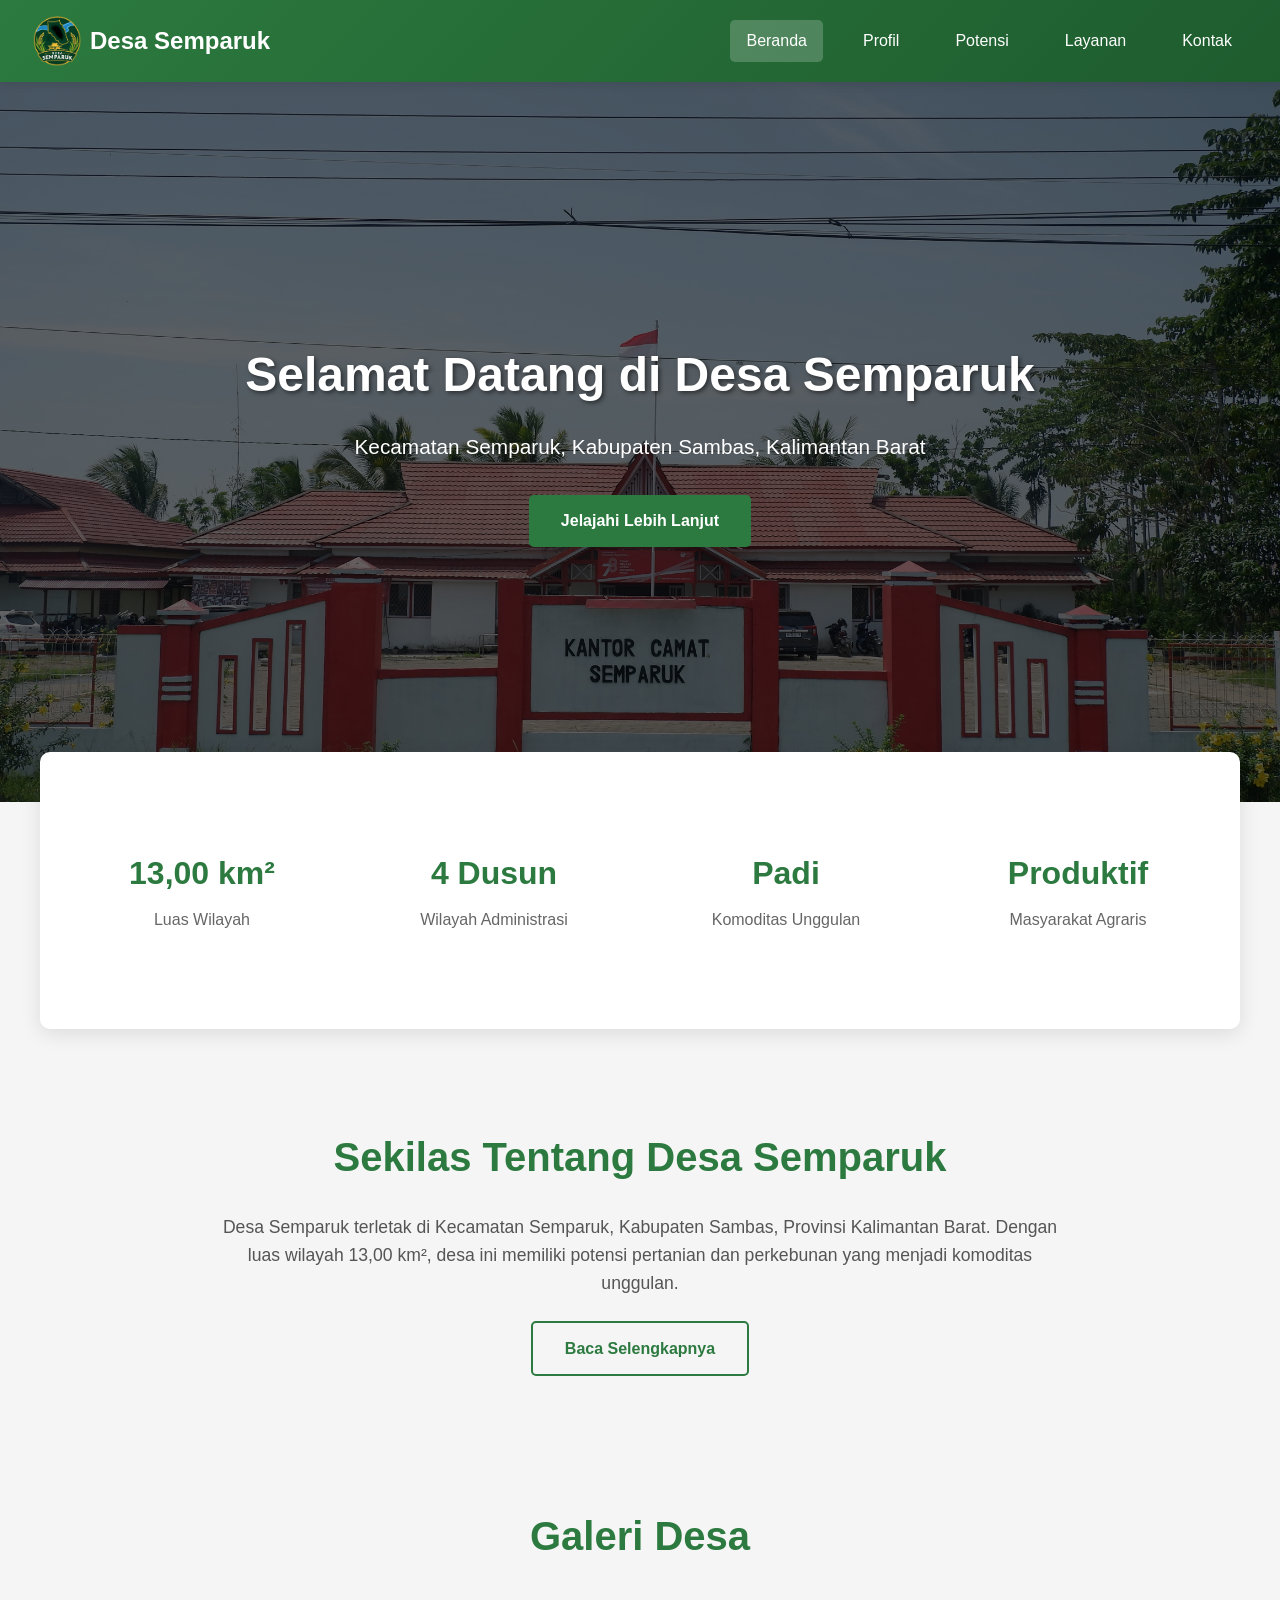
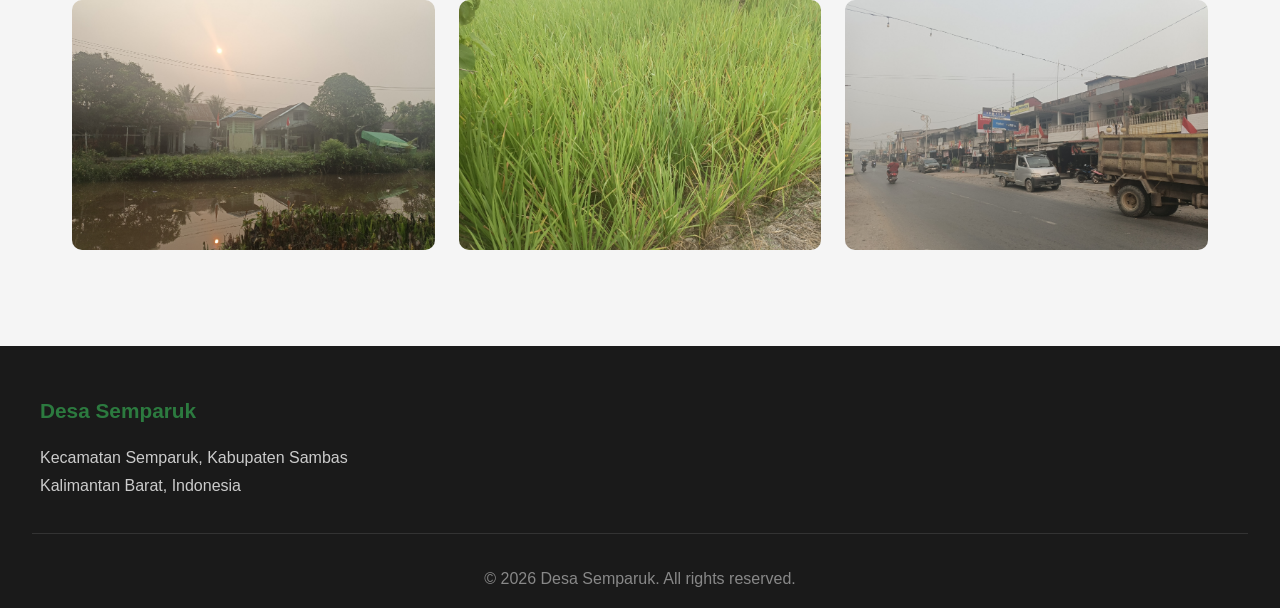
<file: index.html>
<!DOCTYPE html>
<html lang="id">
<head>
  <meta charset="UTF-8" />
  <meta name="viewport" content="width=device-width, initial-scale=1.0"/>
  <meta name="description" content="Website Desa Semparuk, Kecamatan Semparuk, Kabupaten Sambas, Kalimantan Barat"/>
  <title>Desa Semparuk – Profil, Potensi, dan Informasi Desa</title>

<meta name="description" content="Website Desa Semparuk yang menyediakan informasi profil, potensi, layanan, dan berbagai informasi tentang Desa Semparuk.">

<meta name="robots" content="index, follow">

<link rel="canonical" href="https://desasemparuk.site.je/">
  <link rel="stylesheet" href="style.css" />
</head>
<body>
  <header>
    <div class="logo">
      <img src="4447-removebg-preview.png" alt="Logo" class="logo-img"/>
      <span>Desa Semparuk</span>
    </div>
    <nav>
      <a href="index.html" class="active">Beranda</a>
      <a href="profil.html">Profil</a>
      <a href="potensi.html">Potensi</a>
      <a href="layanan.html">Layanan</a>
      <a href="kontak.html">Kontak</a>
    </nav>
    <button class="menu-toggle" id="menuToggle">☰</button>
  </header>

  <section class="hero">
    <div class="hero-content">
      <h1>Selamat Datang di Desa Semparuk</h1>
      <p>Kecamatan Semparuk, Kabupaten Sambas, Kalimantan Barat</p>
      <a href="profil.html" class="btn">Jelajahi Lebih Lanjut</a>
    </div>
  </section>

  <section class="stats">
    <div class="stat-card">
      <h3> 13,00 km²</h3>
      <p>Luas Wilayah</p>
    </div>
    <div class="stat-card">
      <h3>4 Dusun</h3>
      <p>Wilayah Administrasi</p>
    </div>
    <div class="stat-card">
      <h3>Padi</h3>
      <p>Komoditas Unggulan</p>
    </div>
    <div class="stat-card">
  <h3>Produktif</h3>
  <p>Masyarakat Agraris</p>
</div>
  </section>

  <section class="intro">
    <h2>Sekilas Tentang Desa Semparuk</h2>
    <p>Desa Semparuk terletak di Kecamatan Semparuk, Kabupaten Sambas, Provinsi Kalimantan Barat. Dengan luas wilayah  13,00 km², desa ini memiliki potensi pertanian dan perkebunan yang menjadi komoditas unggulan.</p>
    <a href="profil.html" class="btn btn-secondary">Baca Selengkapnya</a>
  </section>

  <section class="gallery">
    <h2>Galeri Desa</h2>
    <div class="gallery-grid">
      <img src="IMG_20260830_070207_433.jpg" alt="Suasana Lorong"/>
      <img src="IMG_20260830_064853_852.jpg" alt="Padi"/>
      <img src="IMG_20260830_070400_367.jpg" alt="Pasar Semparuk"/>
    </div>
  </section>

  <footer>
    <div class="footer-content">
      <div class="footer-section">
        <h3>Desa Semparuk</h3>
        <p>Kecamatan Semparuk, Kabupaten Sambas<br/>Kalimantan Barat, Indonesia</p>
      </div>
    </div>
    <div class="footer-bottom">
      <p>&copy; 2026 Desa Semparuk. All rights reserved.</p>
    </div>
  </footer>

  <script src="script.js"></script>
</body>
</html>
</file>
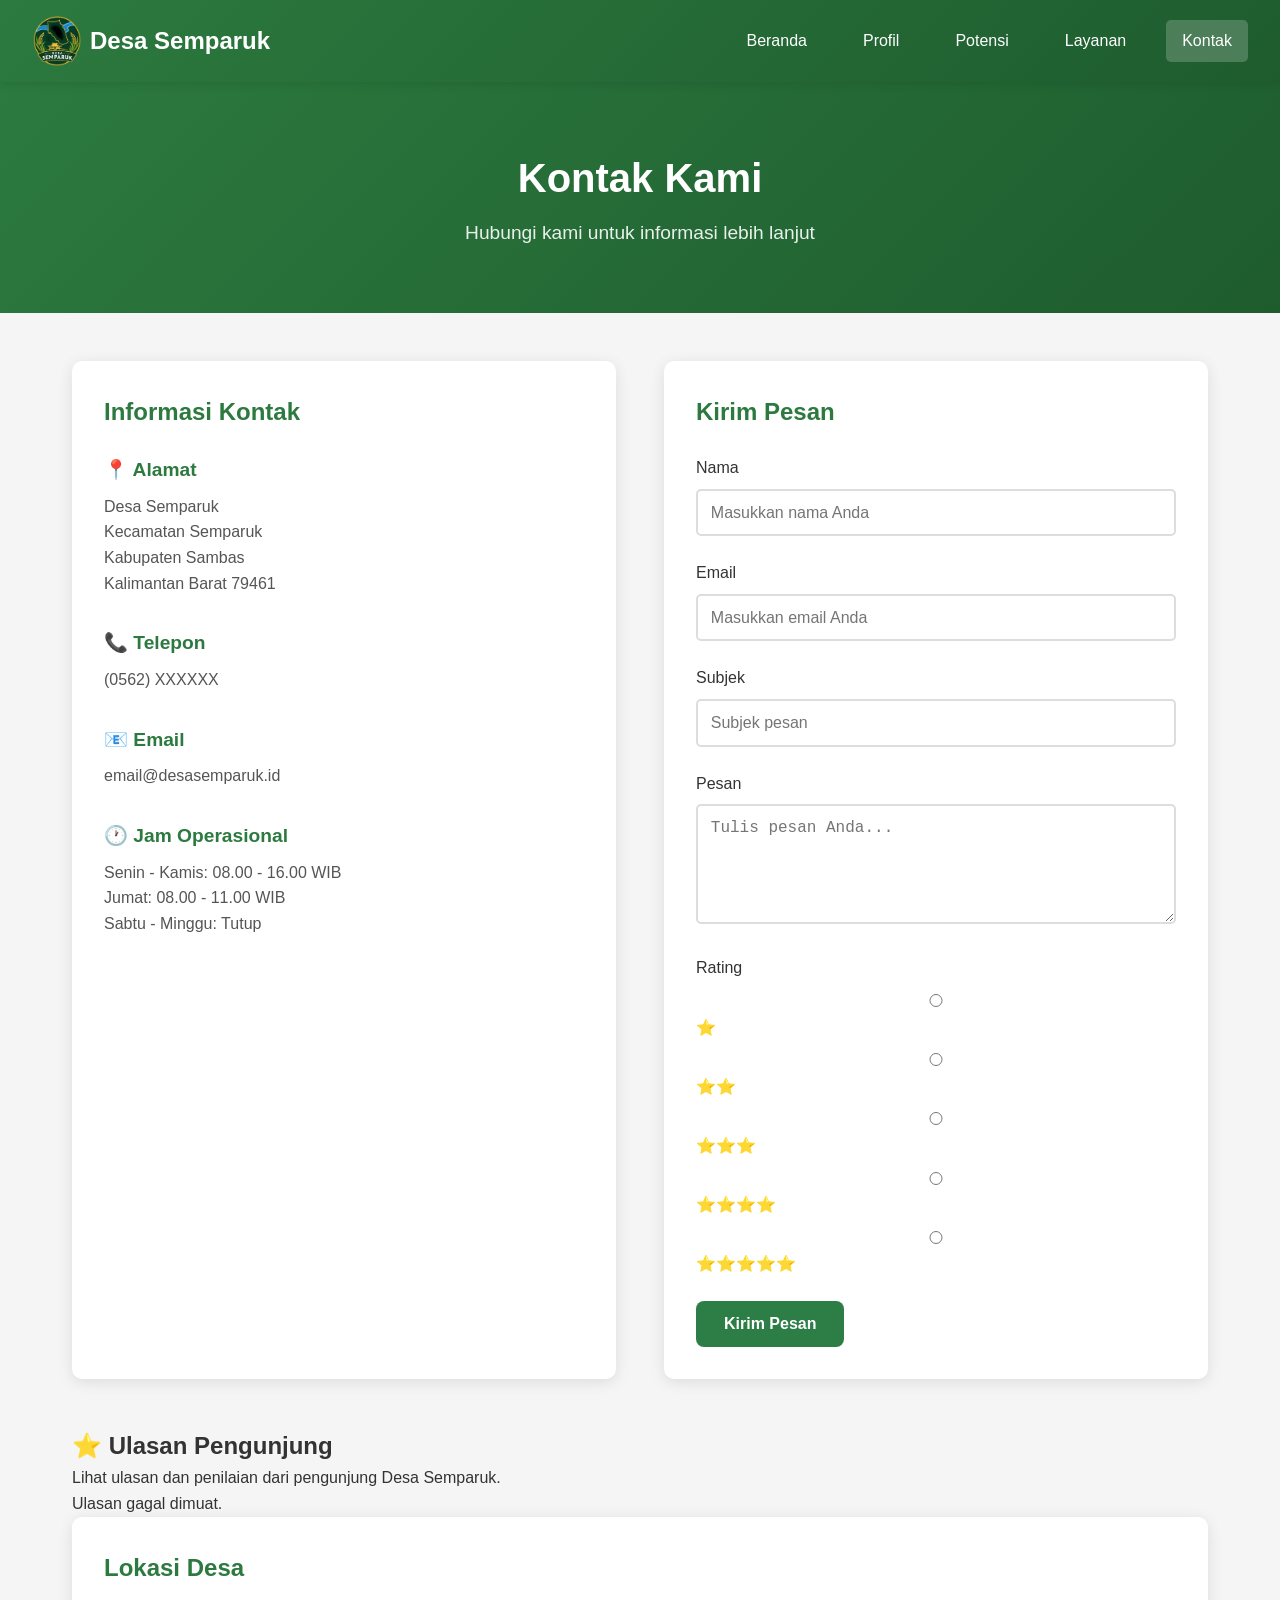
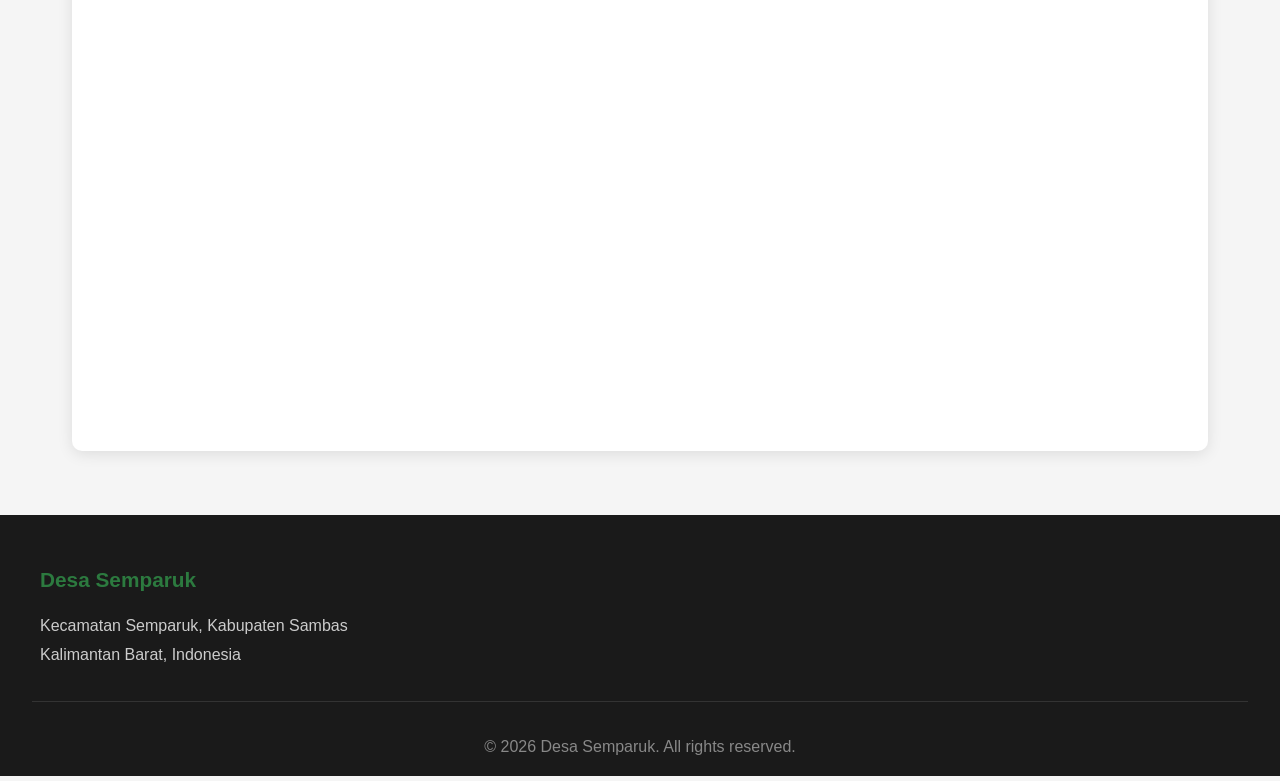
<file: kontak.html>
<!DOCTYPE html>
<html lang="id">

<head>
  <meta charset="UTF-8" />
  <meta name="viewport" content="width=device-width, initial-scale=1.0" />
  <title>Kontak Desa Semparuk – Hubungi Kami</title>
<meta name="description" content="Halaman kontak dan informasi untuk menghubungi Desa Semparuk.">
  <link rel="stylesheet" href="style.css" />
</head>

<body>

  <!-- ===== HEADER ===== -->
  <header>
    <div class="logo">
      <img
        src="4447-removebg-preview.png"
        alt="Logo Desa Semparuk"
        class="logo-img"
      />
      <span>Desa Semparuk</span>
    </div>

    <nav>
      <a href="index.html">Beranda</a>
      <a href="profil.html">Profil</a>
      <a href="potensi.html">Potensi</a>
      <a href="layanan.html">Layanan</a>
      <a href="kontak.html" class="active">Kontak</a>
    </nav>

    <button class="menu-toggle" id="menuToggle">☰</button>
  </header>


  <!-- ===== PAGE HEADER ===== -->
  <section class="page-header">
    <h1>Kontak Kami</h1>
    <p>Hubungi kami untuk informasi lebih lanjut</p>
  </section>


  <!-- ===== CONTENT ===== -->
  <section class="content">

    <div class="kontak-wrapper">

      <!-- ===== INFORMASI KONTAK ===== -->
      <div class="kontak-info">

        <h2>Informasi Kontak</h2>

        <div class="info-item">
          <h3>📍 Alamat</h3>
          <p>
            Desa Semparuk<br />
            Kecamatan Semparuk<br />
            Kabupaten Sambas<br />
            Kalimantan Barat 79461
          </p>
        </div>

        <div class="info-item">
          <h3>📞 Telepon</h3>
          <p>(0562) XXXXXX</p>
        </div>

        <div class="info-item">
          <h3>📧 Email</h3>
          <p>email@desasemparuk.id</p>
        </div>

        <div class="info-item">
          <h3>🕐 Jam Operasional</h3>
          <p>
            Senin - Kamis: 08.00 - 16.00 WIB<br />
            Jumat: 08.00 - 11.00 WIB<br />
            Sabtu - Minggu: Tutup
          </p>
        </div>

      </div>


      <!-- ===== FORM KONTAK ===== -->
      <div class="kontak-form">

        <h2>Kirim Pesan</h2>

        <form id="contactForm">

          <div class="form-group">
            <label for="nama">Nama</label>

            <input
              type="text"
              id="nama"
              name="nama"
              placeholder="Masukkan nama Anda"
              required
            />
          </div>


          <div class="form-group">
            <label for="email">Email</label>

            <input
              type="email"
              id="email"
              name="email"
              placeholder="Masukkan email Anda"
              required
            />
          </div>


          <div class="form-group">
            <label for="subjek">Subjek</label>

            <input
              type="text"
              id="subjek"
              name="subjek"
              placeholder="Subjek pesan"
              required
            />
          </div>


          <div class="form-group">
            <label for="pesan">Pesan</label>

            <textarea
              id="pesan"
              name="pesan"
              rows="5"
              placeholder="Tulis pesan Anda..."
              required
            ></textarea>
          </div>


          <!-- ===== RATING ===== -->
          <div class="form-group">

            <label>Rating</label>

            <div class="rating-input">

              <label>
                <input
                  type="radio"
                  name="rating"
                  value="1"
                  required
                />
                ⭐
              </label>

              <label>
                <input
                  type="radio"
                  name="rating"
                  value="2"
                />
                ⭐⭐
              </label>

              <label>
                <input
                  type="radio"
                  name="rating"
                  value="3"
                />
                ⭐⭐⭐
              </label>

              <label>
                <input
                  type="radio"
                  name="rating"
                  value="4"
                />
                ⭐⭐⭐⭐
              </label>

              <label>
                <input
                  type="radio"
                  name="rating"
                  value="5"
                />
                ⭐⭐⭐⭐⭐
              </label>

            </div>

          </div>


          <button type="submit" class="btn">
            Kirim Pesan
          </button>

        </form>

      </div>

    </div>


    <!-- ===== ULASAN PENGUNJUNG ===== -->

    <div class="ulasan-section">

      <h2>⭐ Ulasan Pengunjung</h2>

      <p class="ulasan-intro">
        Lihat ulasan dan penilaian dari pengunjung Desa Semparuk.
      </p>

      <div id="ulasanContainer">

        <p id="loadingUlasan">
          Memuat ulasan...
        </p>

        <div id="daftarUlasan"></div>

      </div>

    </div>


    <!-- ===== LOKASI DESA ===== -->

    <div class="map-section">

      <h2>Lokasi Desa</h2>

      <div class="map-container">

        <iframe
          src="https://www.google.com/maps/embed?pb=!1m18!1m12!1m3!1d18974.86491471189!2d109.10151152522246!3d1.1787715364190103!2m3!1f0!2f0!3f0!3m2!1i1024!2i768!4f13.1!3m3!1m2!1s0x31e49df1788b9505%3A0x7a98b74405d9af21!2sKec.%20Semparuk%2C%20Kabupaten%20Sambas%2C%20Kalimantan%20Barat!5e0!3m2!1sid!2sid!4v1787822150719!5m2!1sid!2sid"
          width="100%"
          height="400"
          style="border:0;"
          allowfullscreen
          loading="lazy"
          referrerpolicy="strict-origin-when-cross-origin">
        </iframe>

      </div>

    </div>

  </section>


  <!-- ===== FOOTER ===== -->

  <footer>

    <div class="footer-content">

      <div class="footer-section">

        <h3>Desa Semparuk</h3>

        <p>
          Kecamatan Semparuk, Kabupaten Sambas<br />
          Kalimantan Barat, Indonesia
        </p>

      </div>

    </div>

    <div class="footer-bottom">

      <p>
        &copy; 2026 Desa Semparuk. All rights reserved.
      </p>

    </div>

  </footer>


  <!-- ===== JAVASCRIPT ===== -->

  <script src="script.js"></script>

</body>
</html>
</file>
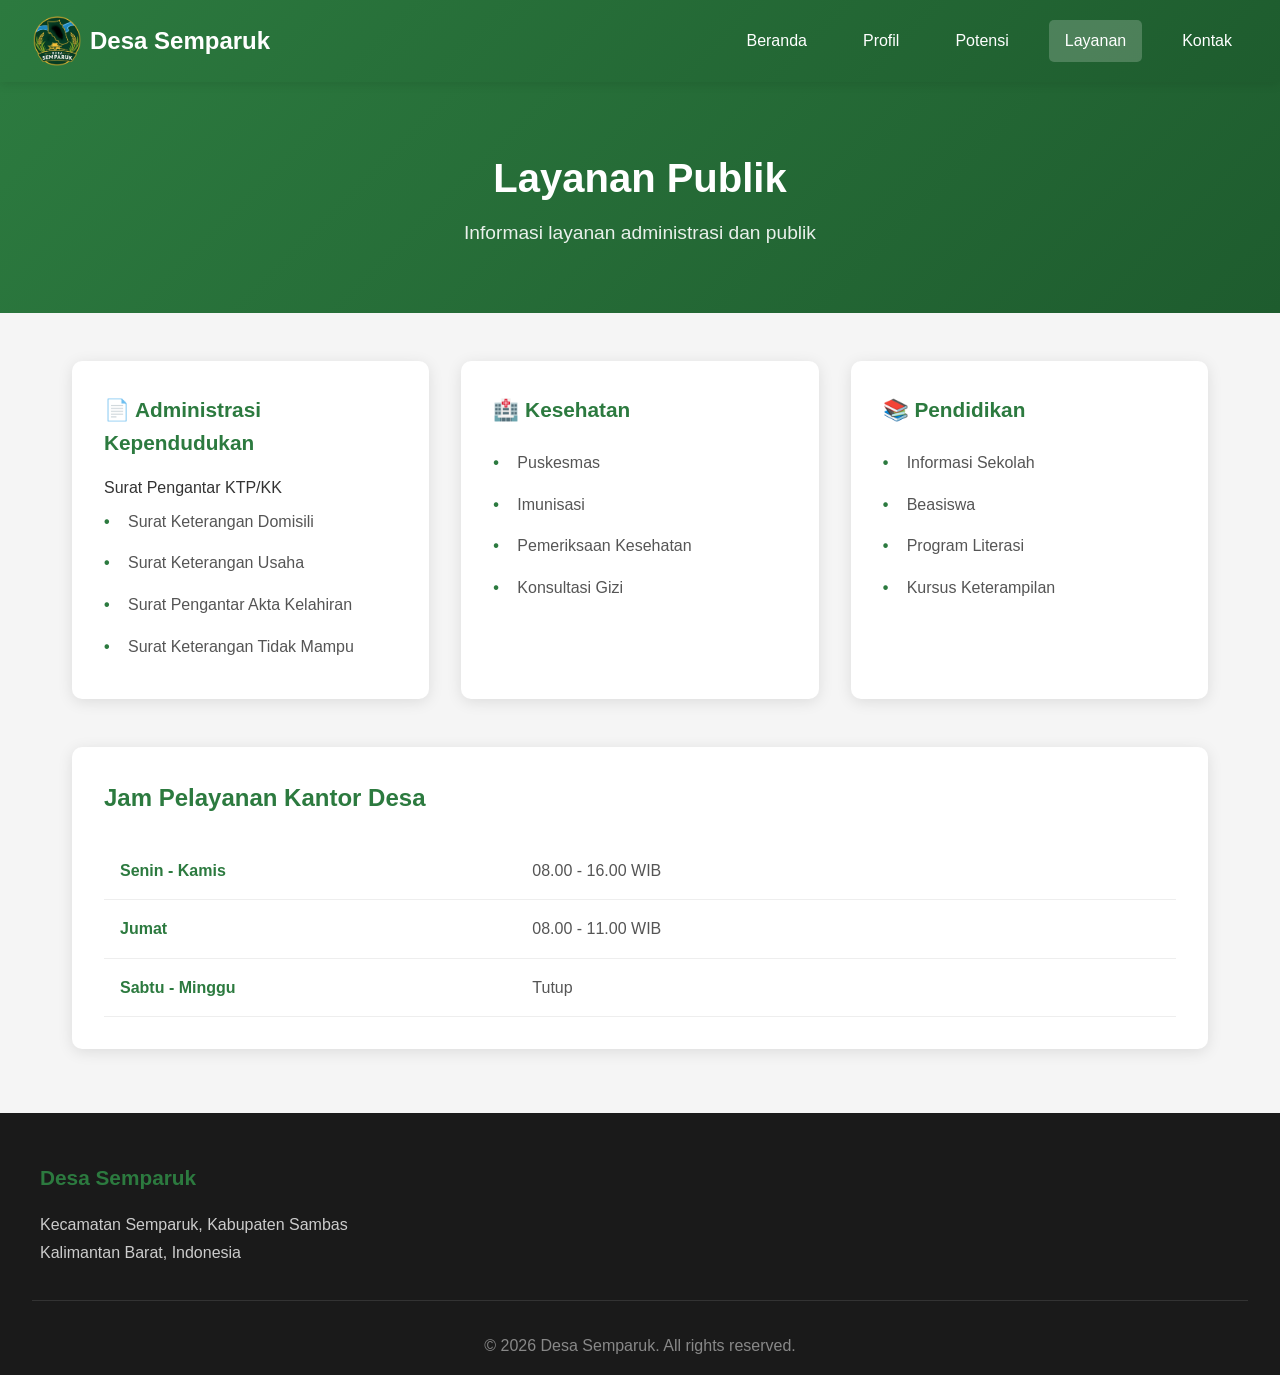
<file: layanan.html>
<!DOCTYPE html>
<html lang="id">
<head>
  <meta charset="UTF-8" />
  <meta name="viewport" content="width=device-width, initial-scale=1.0"/>
  <title>Layanan Desa Semparuk – Informasi Pelayanan</title>
<meta name="description" content="Informasi layanan dan pelayanan Desa Semparuk.">
  <link rel="stylesheet" href="style.css" />
</head>
<body>
  <header>
    <div class="logo">
      <img src="4447-removebg-preview.png" alt="Logo Desa Semparuk" class="logo-img"/>
      <span>Desa Semparuk</span>
    </div>
    <nav>
      <a href="index.html">Beranda</a>
      <a href="profil.html">Profil</a>
      <a href="potensi.html">Potensi</a>
      <a href="layanan.html" class="active">Layanan</a>
      <a href="kontak.html">Kontak</a>
    </nav>
    <button class="menu-toggle" id="menuToggle">☰</button>
  </header>

  <section class="page-header">
    <h1>Layanan Publik</h1>
    <p>Informasi layanan administrasi dan publik</p>
  </section>

  <section class="content">
    <div class="layanan-grid">
      <div class="layanan-card">
        <h3>📄 Administrasi Kependudukan</h3>
        <ul>
          <pembuatan>Surat Pengantar KTP/KK</pembuatan>
          <li>Surat Keterangan Domisili</li>
          <li>Surat Keterangan Usaha</li>
          <li>Surat Pengantar Akta Kelahiran</li>
          <li>Surat Keterangan Tidak Mampu</li>
        </ul>
      </div>

      <div class="layanan-card">
        <h3>🏥 Kesehatan</h3>
        <ul>
          <li>Puskesmas</li>
          <li>Imunisasi</li>
          <li>Pemeriksaan Kesehatan</li>
          <li>Konsultasi Gizi</li>
        </ul>
      </div>

      <div class="layanan-card">
        <h3>📚 Pendidikan</h3>
        <ul>
          <li>Informasi Sekolah</li>
          <li>Beasiswa</li>
          <li>Program Literasi</li>
          <li>Kursus Keterampilan</li>
        </ul>
      </div>
    </div>

    <div class="jam-layanan">
      <h2>Jam Pelayanan Kantor Desa</h2>
      <table class="data-table">
        <tr>
          <td>Senin - Kamis</td>
          <td>08.00 - 16.00 WIB</td>
        </tr>
        <tr>
          <td>Jumat</td>
          <td>08.00 - 11.00 WIB</td>
        </tr>
        <tr>
          <td>Sabtu - Minggu</td>
          <td>Tutup</td>
        </tr>
      </table>
    </div>
  </section>

  <footer>
    <div class="footer-content">
      <div class="footer-section">
        <h3>Desa Semparuk</h3>
        <p>Kecamatan Semparuk, Kabupaten Sambas<br/>Kalimantan Barat, Indonesia</p>
      </div>
    </div>
    <div class="footer-bottom">
      <p>&copy; 2026 Desa Semparuk. All rights reserved.</p>
    </div>
  </footer>

  <script src="script.js"></script>
</body>
</html>
</file>
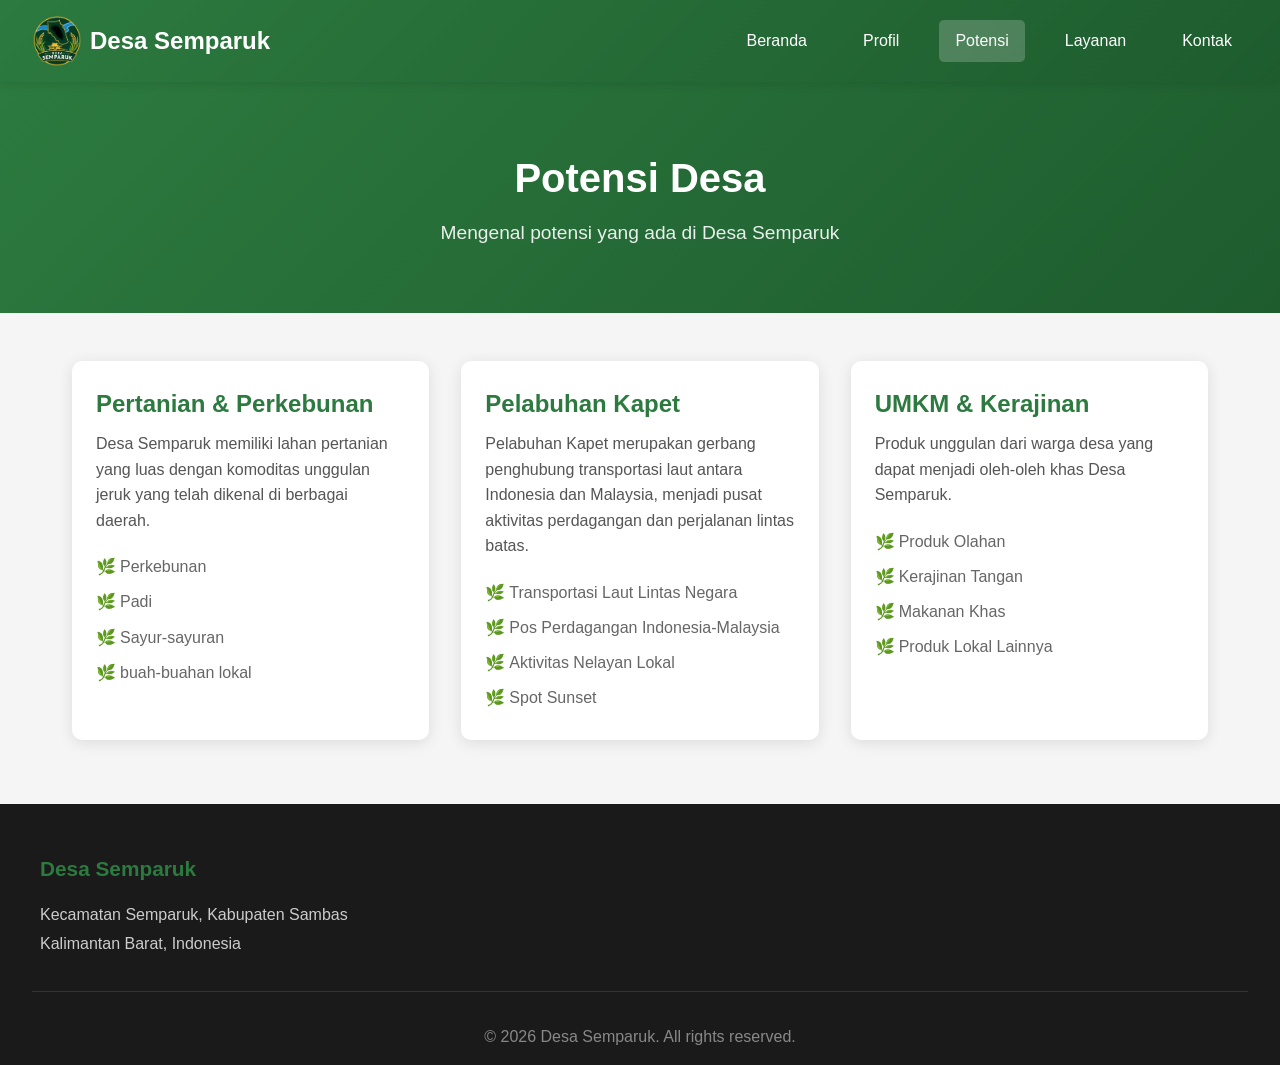
<file: potensi.html>
<!DOCTYPE html>
<html lang="id">
<head>
  <meta charset="UTF-8" />
  <meta name="viewport" content="width=device-width, initial-scale=1.0"/>
  <title>Potensi Desa Semparuk – Informasi Potensi Desa</title>
<meta name="description" content="Informasi berbagai potensi yang dimiliki Desa Semparuk.">
  <link rel="stylesheet" href="style.css" />
</head>
<body>
  <header>
    <div class="logo">
      <img src="4447-removebg-preview.png" alt="Logo Desa Semparuk" class="logo-img"/>
      <span>Desa Semparuk</span>
    </div>
    <nav>
      <a href="index.html">Beranda</a>
      <a href="profil.html">Profil</a>
      <a href="potensi.html" class="active">Potensi</a>
      <a href="layanan.html">Layanan</a>
      <a href="kontak.html">Kontak</a>
    </nav>
    <button class="menu-toggle" id="menuToggle">☰</button>
  </header>

  <section class="page-header">
    <h1>Potensi Desa</h1>
    <p>Mengenal potensi yang ada di Desa Semparuk</p>
  </section>

  <section class="content">
    <div class="potensi-grid">
      <div class="potensi-card">
        <h3>Pertanian & Perkebunan</h3>
        <p>Desa Semparuk memiliki lahan pertanian yang luas dengan komoditas unggulan jeruk yang telah dikenal di berbagai daerah.</p>
        <ul>
          <li>Perkebunan</li>
          <li>Padi</li>
          <li>Sayur-sayuran</li>
          <li>buah-buahan lokal</li>
        </ul>
      </div>

    <div class="potensi-card">
  <h3>Pelabuhan Kapet</h3>
  <p>Pelabuhan Kapet merupakan gerbang penghubung transportasi laut antara Indonesia dan Malaysia, menjadi pusat aktivitas perdagangan dan perjalanan lintas batas.</p>
  <ul>
    <li>Transportasi Laut Lintas Negara</li>
    <li>Pos Perdagangan Indonesia-Malaysia</li>
    <li>Aktivitas Nelayan Lokal</li>
    <li>Spot Sunset</li>
  </ul>
</div>

      <div class="potensi-card">
        <h3>UMKM & Kerajinan</h3>
        <p>Produk unggulan dari warga desa yang dapat menjadi oleh-oleh khas Desa Semparuk.</p>
        <ul>
          <li>Produk Olahan</li>
          <li>Kerajinan Tangan</li>
          <li>Makanan Khas</li>
          <li>Produk Lokal Lainnya</li>
        </ul>
      </div>
  </section>

  <footer>
    <div class="footer-content">
      <div class="footer-section">
        <h3>Desa Semparuk</h3>
        <p>Kecamatan Semparuk, Kabupaten Sambas<br/>Kalimantan Barat, Indonesia</p>
      </div>
    </div>
    <div class="footer-bottom">
      <p>&copy; 2026 Desa Semparuk. All rights reserved.</p>
    </div>
  </footer>

  <script src="script.js"></script>
</body>
</html>
</file>
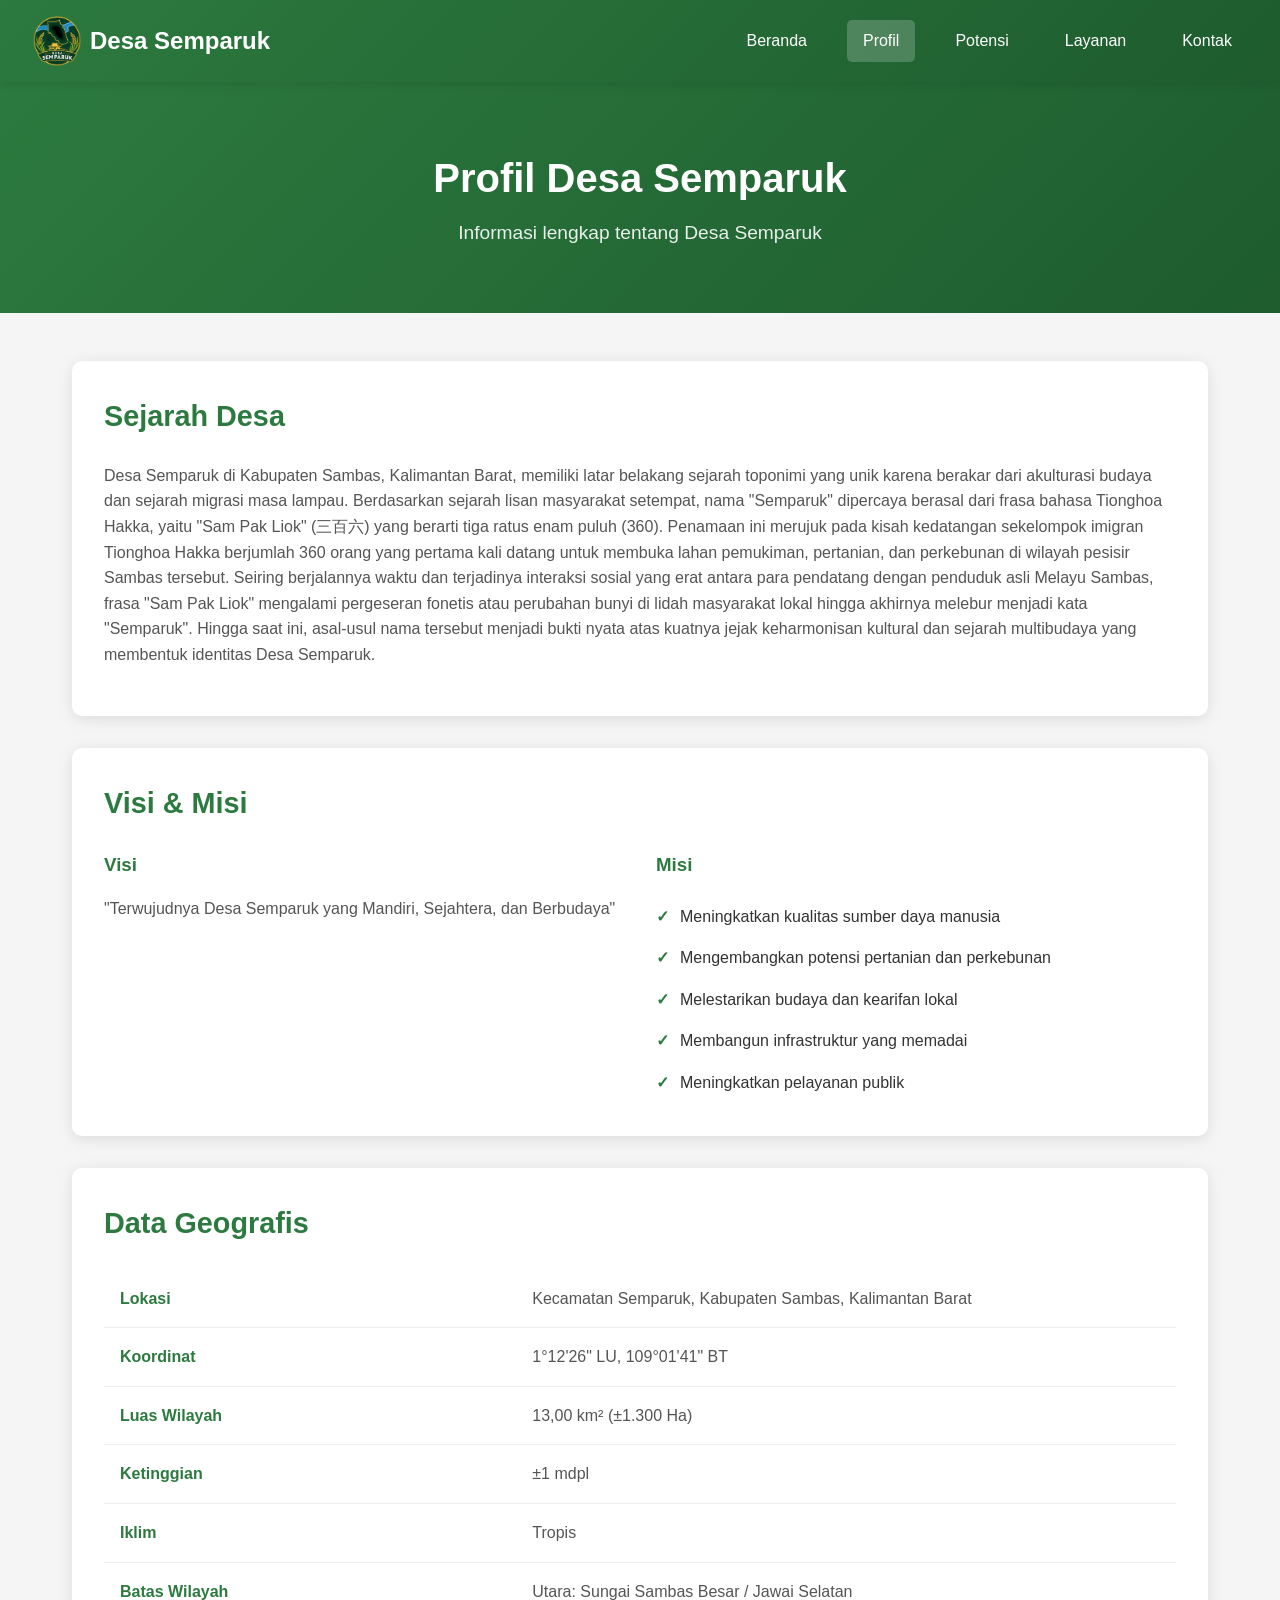
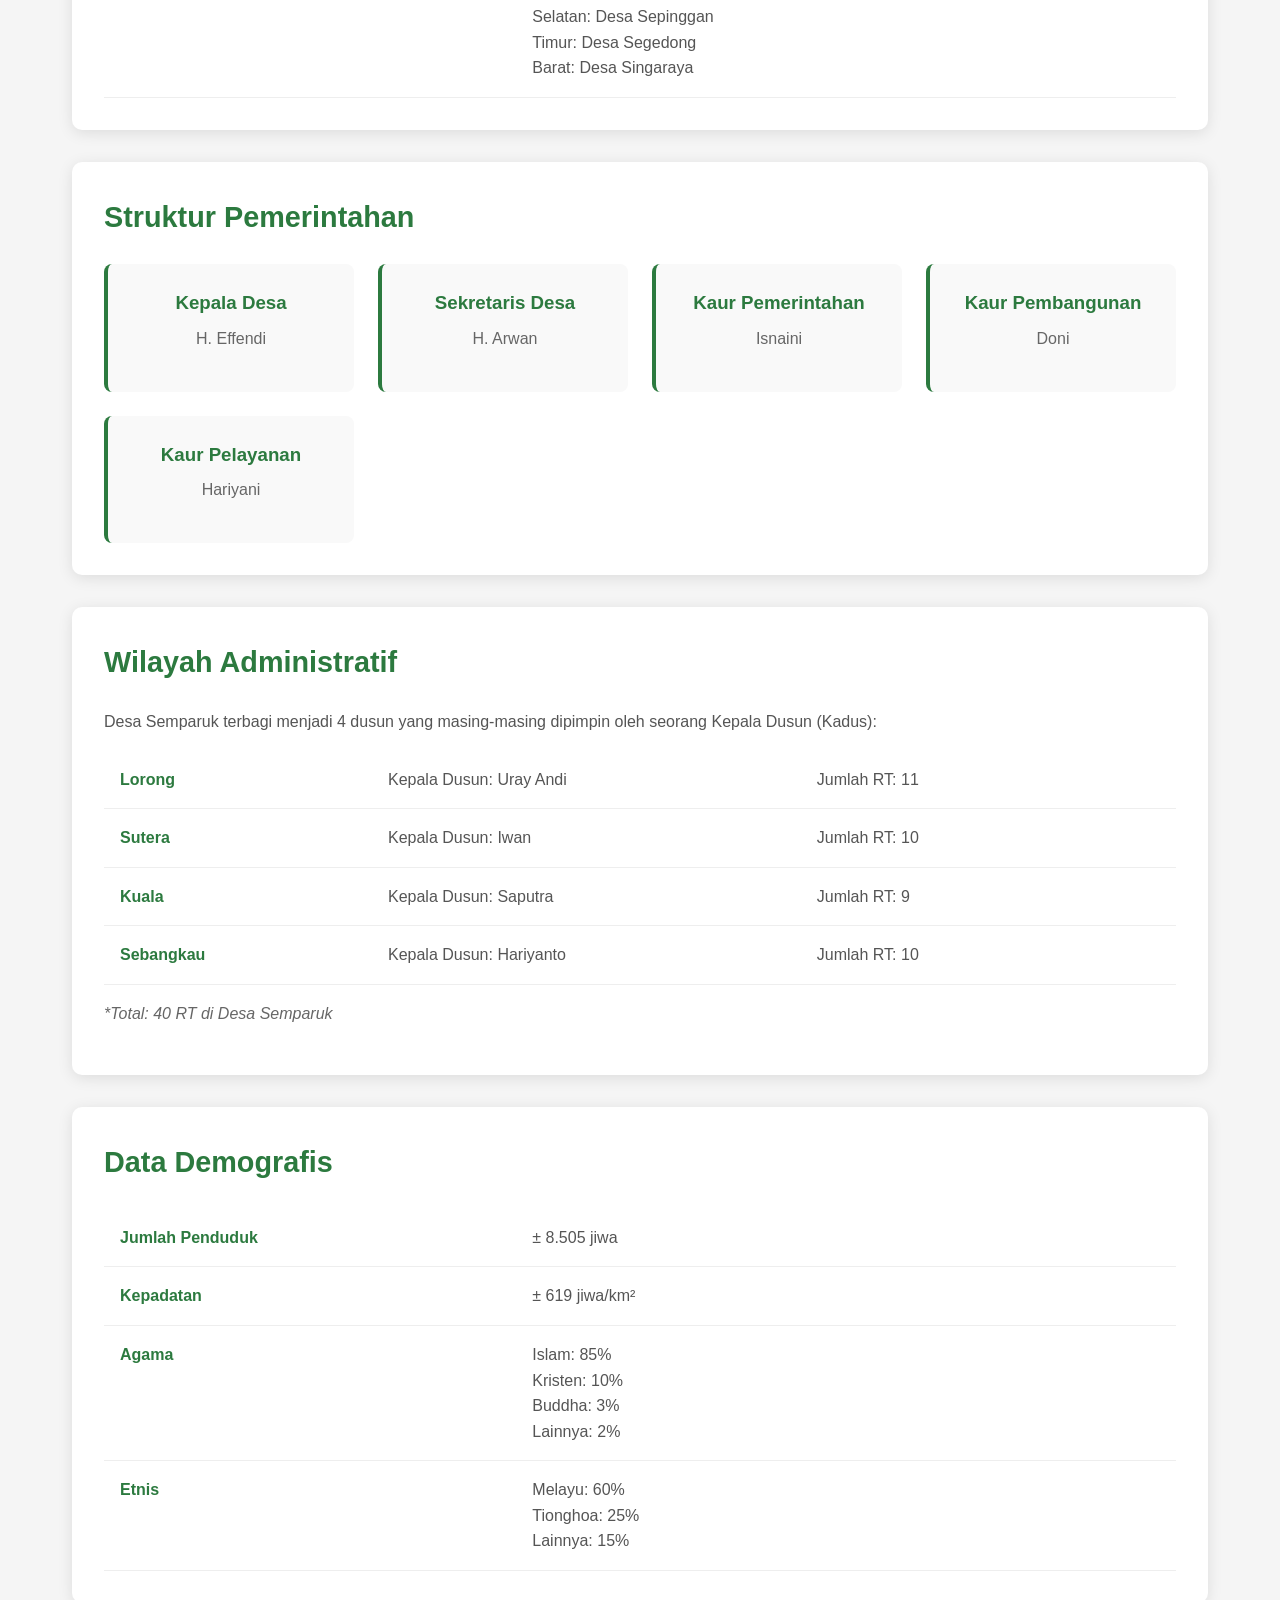
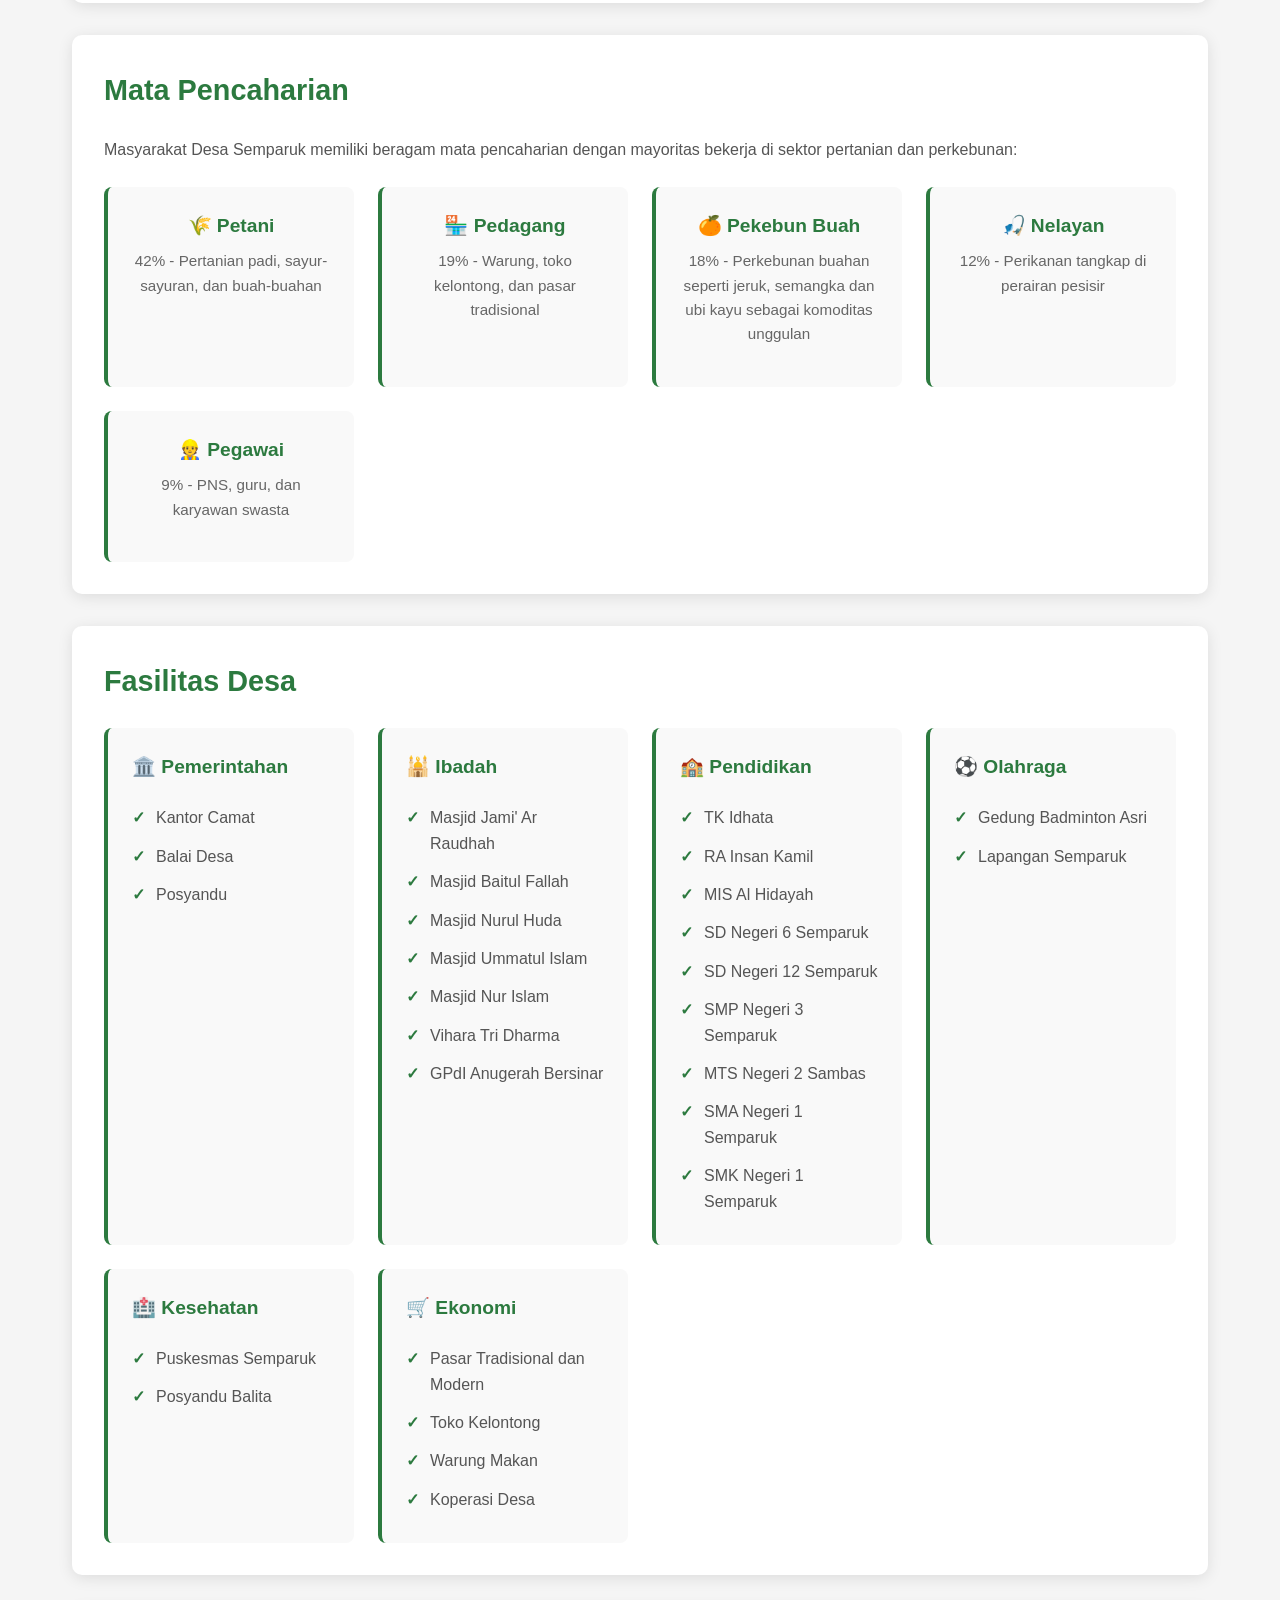
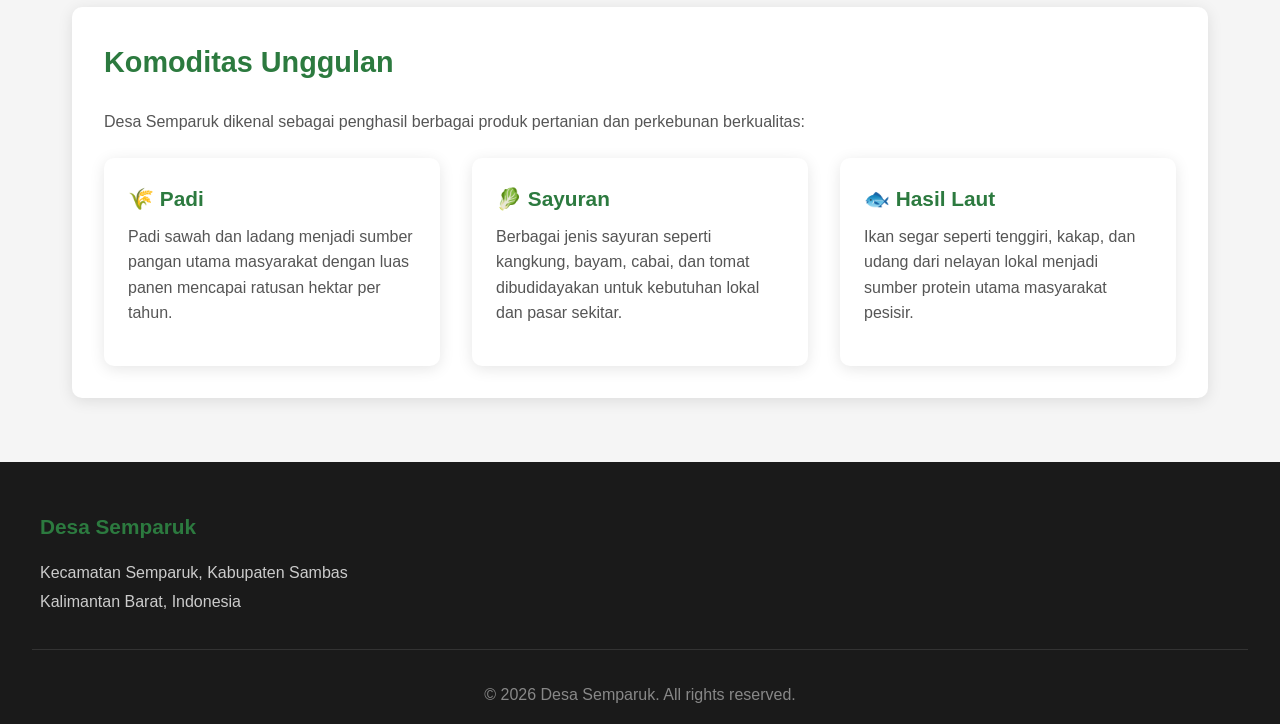
<file: profil.html>
<!DOCTYPE html>
<html lang="id">
<head>
  <meta charset="UTF-8" />
  <meta name="viewport" content="width=device-width, initial-scale=1.0"/>
  <title>Profil Desa Semparuk – Sejarah dan Informasi Desa</title>
<meta name="description" content="Informasi profil dan sejarah Desa Semparuk.">
  <link rel="stylesheet" href="style.css" />
</head>
<body>
  <header>
    <div class="logo">
      <img src="4447-removebg-preview.png" alt="Logo Desa Semparuk" class="logo-img"/>
      <span>Desa Semparuk</span>
    </div>
    <nav>
      <a href="index.html">Beranda</a>
      <a href="profil.html" class="active">Profil</a>
      <a href="potensi.html">Potensi</a>
      <a href="layanan.html">Layanan</a>
      <a href="kontak.html">Kontak</a>
    </nav>
    <button class="menu-toggle" id="menuToggle">☰</button>
  </header>

  <section class="page-header">
    <h1>Profil Desa Semparuk</h1>
    <p>Informasi lengkap tentang Desa Semparuk</p>
  </section>

  <section class="content">
    <!-- SEJARAH DESA -->
    <div class="content-card">
      <h2>Sejarah Desa</h2>
      <p>
        Desa Semparuk di Kabupaten Sambas, Kalimantan Barat, memiliki latar belakang sejarah toponimi yang unik karena berakar dari akulturasi budaya dan sejarah migrasi masa lampau. Berdasarkan sejarah lisan masyarakat setempat, nama "Semparuk" dipercaya berasal dari frasa bahasa Tionghoa Hakka, yaitu "Sam Pak Liok" (三百六) yang berarti tiga ratus enam puluh (360). Penamaan ini merujuk pada kisah kedatangan sekelompok imigran Tionghoa Hakka berjumlah 360 orang yang pertama kali datang untuk membuka lahan pemukiman, pertanian, dan perkebunan di wilayah pesisir Sambas tersebut. Seiring berjalannya waktu dan terjadinya interaksi sosial yang erat antara para pendatang dengan penduduk asli Melayu Sambas, frasa "Sam Pak Liok" mengalami pergeseran fonetis atau perubahan bunyi di lidah masyarakat lokal hingga akhirnya melebur menjadi kata "Semparuk". Hingga saat ini, asal-usul nama tersebut menjadi bukti nyata atas kuatnya jejak keharmonisan kultural dan sejarah multibudaya yang membentuk identitas Desa Semparuk.
      </p>
    </div>

    <!-- VISI & MISI -->
    <div class="content-card">
      <h2>Visi & Misi</h2>
      <div class="visi-misi">
        <div class="visi">
          <h3>Visi</h3>
          <p>"Terwujudnya Desa Semparuk yang Mandiri, Sejahtera, dan Berbudaya"</p>
        </div>
        <div class="misi">
          <h3>Misi</h3>
          <ul>
            <li>Meningkatkan kualitas sumber daya manusia</li>
            <li>Mengembangkan potensi pertanian dan perkebunan</li>
            <li>Melestarikan budaya dan kearifan lokal</li>
            <li>Membangun infrastruktur yang memadai</li>
            <li>Meningkatkan pelayanan publik</li>
          </ul>
        </div>
      </div>
    </div>

    <!-- DATA GEOGRAFIS -->
    <div class="content-card">
      <h2>Data Geografis</h2>
      <table class="data-table">
        <tr>
          <td><strong>Lokasi</strong></td>
          <td>Kecamatan Semparuk, Kabupaten Sambas, Kalimantan Barat</td>
        </tr>
        <tr>
          <td><strong>Koordinat</strong></td>
          <td>1°12'26" LU, 109°01'41" BT</td>
        </tr>
        <tr>
          <td><strong>Luas Wilayah</strong></td>
          <td>13,00 km² (±1.300 Ha)</td>
        </tr>
        <tr>
          <td><strong>Ketinggian</strong></td>
          <td>±1 mdpl</td>
        </tr>
        <tr>
          <td><strong>Iklim</strong></td>
          <td>Tropis</td>
        </tr>
        <tr>
          <td><strong>Batas Wilayah</strong></td>
          <td>
            Utara: Sungai Sambas Besar / Jawai Selatan<br/>
            Selatan: Desa Sepinggan<br/>
            Timur: Desa Segedong<br/>
            Barat: Desa Singaraya
          </td>
        </tr>
      </table>
    </div>

    <!-- PEMERINTAHAN DESA -->
    <div class="content-card">
      <h2>Struktur Pemerintahan</h2>
      <div class="structure">
        <div class="position">
          <h3>Kepala Desa</h3>
          <p>H. Effendi</p>
        </div>
        <div class="position">
          <h3>Sekretaris Desa</h3>
          <p>H. Arwan</p>
        </div>
        <div class="position">
          <h3>Kaur Pemerintahan</h3>
          <p>Isnaini</p>
        </div>
        <div class="position">
          <h3>Kaur Pembangunan</h3>
          <p>Doni</p>
        </div>
        <div class="position">
          <h3>Kaur Pelayanan</h3>
          <p>Hariyani</p>
        </div>
      </div>
    </div>

    <!-- WILAYAH ADMINISTRATIF (DUSUN) -->
    <div class="content-card">
  <h2>Wilayah Administratif</h2>
  <p>Desa Semparuk terbagi menjadi 4 dusun yang masing-masing dipimpin oleh seorang Kepala Dusun (Kadus):</p>
  <table class="data-table">
    <tr>
      <td><strong>Lorong</strong></td>
      <td>Kepala Dusun: Uray Andi</td>
      <td>Jumlah RT: 11</td>
    </tr>
    <tr>
      <td><strong>Sutera</strong></td>
      <td>Kepala Dusun: Iwan</td>
      <td>Jumlah RT: 10</td>
    </tr>
    <tr>
      <td><strong>Kuala</strong></td>
      <td>Kepala Dusun: Saputra</td>
      <td>Jumlah RT: 9</td>
    </tr>
    <tr>
      <td><strong>Sebangkau</strong></td>
      <td>Kepala Dusun: Hariyanto</td>
      <td>Jumlah RT: 10</td>
    </tr>
  </table>
  <p style="margin-top: 1rem; font-style: italic; color: #666;">
    *Total: 40 RT di Desa Semparuk
  </p>
</div>

    <!-- DATA DEMOGRAFIS -->
    <div class="content-card">
      <h2>Data Demografis</h2>
      <table class="data-table">
        <tr>
          <td><strong>Jumlah Penduduk</strong></td>
          <td>± 8.505 jiwa</td>
        </tr>
        <tr>
          <td><strong>Kepadatan</strong></td>
          <td>± 619 jiwa/km²</td>
        </tr>
        <tr>
          <td><strong>Agama</strong></td>
          <td>
            Islam: 85%<br/>
            Kristen: 10%<br/>
            Buddha: 3%<br/>
            Lainnya: 2%
          </td>
        </tr>
        <tr>
          <td><strong>Etnis</strong></td>
          <td>
            Melayu: 60%<br/>
            Tionghoa: 25%<br/>
            Lainnya: 15%
          </td>
        </tr>
      </table>
    </div>

    <!-- MATA PENCAHARIAN -->
    <div class="content-card">
      <h2>Mata Pencaharian</h2>
      <p>Masyarakat Desa Semparuk memiliki beragam mata pencaharian dengan mayoritas bekerja di sektor pertanian dan perkebunan:</p>
      <div class="mata-pencaharian-grid">
        <div class="mata-pencaharian-card">
          <h3>🌾 Petani</h3>
          <p>42% - Pertanian padi, sayur-sayuran, dan buah-buahan</p>
        </div>  
        <div class="mata-pencaharian-card">
          <h3>🏪 Pedagang</h3>
          <p>19% - Warung, toko kelontong, dan pasar tradisional</p>
        </div>
        <div class="mata-pencaharian-card">
          <h3>🍊 Pekebun Buah</h3>
          <p>18% - Perkebunan buahan seperti jeruk, semangka dan ubi kayu sebagai komoditas unggulan</p>
        </div>
      
        <div class="mata-pencaharian-card">
          <h3>🎣 Nelayan</h3>
          <p>12% - Perikanan tangkap di perairan pesisir</p>
        </div>
        <div class="mata-pencaharian-card">
          <h3>👷 Pegawai</h3>
          <p>9% - PNS, guru, dan karyawan swasta</p>
        </div>
      </div>
    </div>

    <!-- FASILITAS DESA -->
    <div class="content-card">
      <h2>Fasilitas Desa</h2>
      <div class="fasilitas-grid">
        <div class="fasilitas-card">
          <h3>🏛️ Pemerintahan</h3>
          <ul>
            <li>Kantor Camat</li>
            <li>Balai Desa</li>
            <li>Posyandu</li>
          </ul>
        </div>
        <div class="fasilitas-card">
          <h3>🕌 Ibadah</h3>
          <ul>
            <li>Masjid Jami' Ar Raudhah</li>
            <li>Masjid Baitul Fallah</li>
            <li>Masjid Nurul Huda</li>
            <li>Masjid Ummatul Islam</li>
            <li>Masjid Nur Islam</li>
            <li>Vihara Tri Dharma</li>
            <li>GPdI Anugerah Bersinar</li>
          </ul>
        </div>
        <div class="fasilitas-card">
          <h3>🏫 Pendidikan</h3>
          <ul>
            <li>TK Idhata</li>
            <li>RA Insan Kamil</li>
            <li>MIS Al Hidayah</li>
            <li>SD Negeri 6 Semparuk</li>
            <li>SD Negeri 12 Semparuk</li>
            <li>SMP Negeri 3 Semparuk</li>
             <li>MTS Negeri 2 Sambas</li>
            <li>SMA Negeri 1 Semparuk</li>
            <li>SMK Negeri 1 Semparuk</li>
          </ul>
        </div>
        <div class="fasilitas-card">
          <h3>⚽ Olahraga</h3>
          <ul>
            <li>Gedung Badminton Asri</li>
            <li>Lapangan Semparuk</li>
          </ul>
        </div>
        <div class="fasilitas-card">
          <h3>🏥 Kesehatan</h3>
          <ul>
            <li>Puskesmas Semparuk</li>
            <li>Posyandu Balita</li>
          </ul>
        </div>
        <div class="fasilitas-card">
          <h3>🛒 Ekonomi</h3>
          <ul>
            <li>Pasar Tradisional dan Modern</li>
            <li>Toko Kelontong</li>
            <li>Warung Makan</li>
            <li>Koperasi Desa</li>
          </ul>
        </div>
      </div>
    </div>

    <!-- KOMODITAS UNGGULAN -->
    <div class="content-card">
      <h2>Komoditas Unggulan</h2>
      <p>Desa Semparuk dikenal sebagai penghasil berbagai produk pertanian dan perkebunan berkualitas:</p>
      <div class="komoditas-grid">
        <div class="komoditas-card">
          <h3>🌾 Padi</h3>
          <p>Padi sawah dan ladang menjadi sumber pangan utama masyarakat dengan luas panen mencapai ratusan hektar per tahun.</p>
        </div>
        <div class="komoditas-card">
          <h3>🥬 Sayuran</h3>
          <p>Berbagai jenis sayuran seperti kangkung, bayam, cabai, dan tomat dibudidayakan untuk kebutuhan lokal dan pasar sekitar.</p>
        </div>
        <div class="komoditas-card">
          <h3>🐟 Hasil Laut</h3>
          <p>Ikan segar seperti tenggiri, kakap, dan udang dari nelayan lokal menjadi sumber protein utama masyarakat pesisir.</p>
        </div>
      </div>
    </div>
  </section>

  <footer>
    <div class="footer-content">
      <div class="footer-section">
        <h3>Desa Semparuk</h3>
        <p>Kecamatan Semparuk, Kabupaten Sambas<br/>Kalimantan Barat, Indonesia</p>
      </div>
    </div>
    <div class="footer-bottom">
      <p>&copy; 2026 Desa Semparuk. All rights reserved.</p>
    </div>
  </footer>

  <script src="script.js"></script>
</body>
</html>
</file>
<file: style.css>
/* ===== RESET & BASE ===== */
* {
  margin: 0;
  padding: 0;
  box-sizing: border-box;
}

body {
  font-family: 'Segoe UI', Tahoma, Geneva, Verdana, sans-serif;
  line-height: 1.6;
  background: #f5f5f5;
  color: #333;
}

a {
  text-decoration: none;
  color: inherit;
}

img {
  max-width: 100%;
  height: auto;
  display: block;
}

/* ===== HEADER ===== */
header {
  background: linear-gradient(135deg, #2c7a3f 0%, #1e5c2e 100%);
  color: white;
  padding: 1rem 2rem;
  display: flex;
  justify-content: space-between;
  align-items: center;
  position: sticky;
  top: 0;
  z-index: 1000;
  box-shadow: 0 2px 10px rgba(0,0,0,0.1);
}

.logo {
  display: flex;
  align-items: center;
  gap: 0.5rem;
  font-size: 1.5rem;
  font-weight: bold;
}

.logo-img {
  width: 50px;
  height: 50px;
  object-fit: contain;
}

nav {
  display: flex;
  gap: 1.5rem;
}

nav a {
  color: white;
  font-weight: 500;
  padding: 0.5rem 1rem;
  border-radius: 5px;
  transition: background 0.3s;
}

nav a:hover,
nav a.active {
  background: rgba(255,255,255,0.2);
}

.menu-toggle {
  display: none;
  background: none;
  border: none;
  color: white;
  font-size: 1.5rem;
  cursor: pointer;
}

/* ===== HERO SECTION ===== */
.hero {
  background: linear-gradient(rgba(0,0,0,0.6), rgba(0,0,0,0.6)), url('Kantor_Kecamatan_Semparuk,_Sambas.jpg');
  background-size: cover;
  background-position: center;
  background-attachment: fixed; /* Efek parallax (opsional) */
  min-height: 80vh;
  display: flex;
  align-items: center;
  justify-content: center;
  text-align: center;
  color: white;
  padding: 2rem;
}

.hero-content h1 {
  font-size: 3rem;
  margin-bottom: 1rem;
  text-shadow: 2px 2px 4px rgba(0,0,0,0.5);
}

.hero-content p {
  font-size: 1.3rem;
  margin-bottom: 2rem;
}


/* ===== BUTTONS ===== */
.btn {
  display: inline-block;
  background: #2c7a3f;
  color: white;
  padding: 0.8rem 2rem;
  border-radius: 5px;
  font-weight: 600;
  transition: all 0.3s;
  border: none;
  cursor: pointer;
}

.btn:hover {
  background: #1e5c2e;
  transform: translateY(-2px);
  box-shadow: 0 4px 15px rgba(44,122,63,0.4);
}

.btn-secondary {
  background: transparent;
  border: 2px solid #2c7a3f;
  color: #2c7a3f;
}

.btn-secondary:hover {
  background: #2c7a3f;
  color: white;
}

.btn-small {
  padding: 0.5rem 1rem;
  font-size: 0.9rem;
}

/* ===== STATS SECTION ===== */
.stats {
  display: grid;
  grid-template-columns: repeat(auto-fit, minmax(200px, 1fr));
  gap: 2rem;
  padding: 4rem 2rem;
  background: white;
  max-width: 1200px;
  margin: -50px auto 0;
  border-radius: 10px;
  box-shadow: 0 5px 20px rgba(0,0,0,0.1);
  position: relative;
  z-index: 10;
}

.stat-card {
  text-align: center;
  padding: 2rem;
}

.stat-card h3 {
  font-size: 2rem;
  color: #2c7a3f;
  margin-bottom: 0.5rem;
}

.stat-card p {
  color: #666;
  font-size: 1rem;
}

/* ===== INTRO SECTION ===== */
.intro {
  max-width: 900px;
  margin: 4rem auto;
  padding: 2rem;
  text-align: center;
}

.intro h2 {
  font-size: 2.5rem;
  color: #2c7a3f;
  margin-bottom: 1.5rem;
}

.intro p {
  font-size: 1.1rem;
  margin-bottom: 1.5rem;
  color: #555;
}

/* ===== GALLERY ===== */
.gallery {
  max-width: 1200px;
  margin: 4rem auto;
  padding: 2rem;
}

.gallery h2 {
  text-align: center;
  font-size: 2.5rem;
  color: #2c7a3f;
  margin-bottom: 2rem;
}

.gallery-grid {
  display: grid;
  grid-template-columns: repeat(auto-fit, minmax(250px, 1fr));
  gap: 1.5rem;
}

.gallery-grid img {
  width: 100%;
  height: 250px;
  object-fit: cover;
  border-radius: 10px;
  transition: transform 0.3s;
}

.gallery-grid img:hover {
  transform: scale(1.05);
}

/* ===== PAGE HEADER ===== */
.page-header {
  background: linear-gradient(135deg, #2c7a3f 0%, #1e5c2e 100%);
  color: white;
  text-align: center;
  padding: 4rem 2rem;
}

.page-header h1 {
  font-size: 2.5rem;
  margin-bottom: 0.5rem;
}

.page-header p {
  font-size: 1.2rem;
  opacity: 0.9;
}

/* ===== CONTENT SECTIONS ===== */
.content {
  max-width: 1200px;
  margin: 3rem auto;
  padding: 0 2rem;
}

.content-card {
  background: white;
  padding: 2rem;
  margin-bottom: 2rem;
  border-radius: 10px;
  box-shadow: 0 3px 15px rgba(0,0,0,0.1);
}

.content-card h2 {
  color: #2c7a3f;
  margin-bottom: 1.5rem;
  font-size: 1.8rem;
}

.content-card p {
  margin-bottom: 1rem;
  color: #555;
}

/* ===== VISI MISI ===== */
.visi-misi {
  display: grid;
  grid-template-columns: 1fr 1fr;
  gap: 2rem;
}

.visi h3,
.misi h3 {
  color: #2c7a3f;
  margin-bottom: 1rem;
}

.misi ul {
  list-style: none;
  padding-left: 0;
}

.misi ul li {
  padding: 0.5rem 0;
  padding-left: 1.5rem;
  position: relative;
}

.misi ul li:before {
  content: "✓";
  position: absolute;
  left: 0;
  color: #2c7a3f;
  font-weight: bold;
}

/* ===== DATA TABLE ===== */
.data-table {
  width: 100%;
  border-collapse: collapse;
  margin-top: 1rem;
}

.data-table td {
  padding: 1rem;
  border-bottom: 1px solid #eee;
}

.data-table td:first-child {
  font-weight: 600;
  color: #2c7a3f;
  width: 30%;
}

/* ===== STRUCTURE ===== */
.structure {
  display: grid;
  grid-template-columns: repeat(auto-fit, minmax(200px, 1fr));
  gap: 1.5rem;
}

.position {
  background: #f9f9f9;
  padding: 1.5rem;
  border-radius: 8px;
  text-align: center;
}

.position h3 {
  color: #2c7a3f;
  margin-bottom: 0.5rem;
}

/* ===== POTENSI GRID ===== */
.potensi-grid {
  display: grid;
  grid-template-columns: repeat(auto-fit, minmax(280px, 1fr));
  gap: 2rem;
}

.potensi-card {
  background: white;
  border-radius: 10px;
  overflow: hidden;
  box-shadow: 0 3px 15px rgba(0,0,0,0.1);
  transition: transform 0.3s;
}

.potensi-card:hover {
  transform: translateY(-5px);
}

.potensi-card img {
  width: 100%;
  height: 200px;
  object-fit: cover;
}

.potensi-card h3 {
  color: #2c7a3f;
  padding: 1.5rem 1.5rem 0.5rem;
  font-size: 1.5rem;
}

.potensi-card p {
  padding: 0 1.5rem;
  color: #555;
}

.potensi-card ul {
  padding: 1rem 1.5rem 1.5rem;
  list-style: none;
}

.potensi-card ul li {
  padding: 0.3rem 0;
  padding-left: 1.5rem;
  position: relative;
  color: #666;
}

.potensi-card ul li:before {
  content: "🌿";
  position: absolute;
  left: 0;
}

/* ===== LAYANAN GRID ===== */
.layanan-grid {
  display: grid;
  grid-template-columns: repeat(auto-fit, minmax(250px, 1fr));
  gap: 2rem;
  margin-bottom: 3rem;
}

.layanan-card {
  background: white;
  padding: 2rem;
  border-radius: 10px;
  box-shadow: 0 3px 15px rgba(0,0,0,0.1);
}

.layanan-card h3 {
  color: #2c7a3f;
  margin-bottom: 1rem;
  font-size: 1.3rem;
}

.layanan-card ul {
  list-style: none;
}

.layanan-card ul li {
  padding: 0.5rem 0;
  padding-left: 1.5rem;
  position: relative;
  color: #555;
}

.layanan-card ul li:before {
  content: "•";
  position: absolute;
  left: 0;
  color: #2c7a3f;
  font-weight: bold;
}

.jam-layanan {
  background: white;
  padding: 2rem;
  border-radius: 10px;
  box-shadow: 0 3px 15px rgba(0,0,0,0.1);
}

.jam-layanan h2 {
  color: #2c7a3f;
  margin-bottom: 1.5rem;
}

/* ===== BERITA GRID ===== */
.berita-grid {
  display: grid;
  grid-template-columns: repeat(auto-fit, minmax(300px, 1fr));
  gap: 2rem;
}

.berita-card {
  background: white;
  border-radius: 10px;
  overflow: hidden;
  box-shadow: 0 3px 15px rgba(0,0,0,0.1);
  transition: transform 0.3s;
}

.berita-card:hover {
  transform: translateY(-5px);
}

.berita-card img {
  width: 100%;
  height: 200px;
  object-fit: cover;
}

.berita-content {
  padding: 1.5rem;
}

.berita-date {
  color: #888;
  font-size: 0.9rem;
  display: block;
  margin-bottom: 0.5rem;
}

.berita-content h3 {
  color: #2c7a3f;
  margin-bottom: 1rem;
  font-size: 1.3rem;
}

.berita-content p {
  color: #555;
  margin-bottom: 1rem;
}

/* ===== KONTAK ===== */
.kontak-wrapper {
  display: grid;
  grid-template-columns: 1fr 1fr;
  gap: 3rem;
  margin-bottom: 3rem;
}

.kontak-info,
.kontak-form {
  background: white;
  padding: 2rem;
  border-radius: 10px;
  box-shadow: 0 3px 15px rgba(0,0,0,0.1);
}

.kontak-info h2,
.kontak-form h2 {
  color: #2c7a3f;
  margin-bottom: 1.5rem;
}

.info-item {
  margin-bottom: 2rem;
}

.info-item h3 {
  color: #2c7a3f;
  margin-bottom: 0.5rem;
  font-size: 1.2rem;
}

.info-item p {
  color: #555;
}

.form-group {
  margin-bottom: 1.5rem;
}

.form-group label {
  display: block;
  margin-bottom: 0.5rem;
  color: #333;
  font-weight: 500;
}

.form-group input,
.form-group textarea {
  width: 100%;
  padding: 0.8rem;
  border: 2px solid #ddd;
  border-radius: 5px;
  font-size: 1rem;
  transition: border-color 0.3s;
}

.form-group input:focus,
.form-group textarea:focus {
  outline: none;
  border-color: #2c7a3f;
}

.form-group textarea {
  resize: vertical;
}

.map-section {
  background: white;
  padding: 2rem;
  border-radius: 10px;
  box-shadow: 0 3px 15px rgba(0,0,0,0.1);
}

.map-section h2 {
  color: #2c7a3f;
  margin-bottom: 1.5rem;
}

.map-container {
  border-radius: 10px;
  overflow: hidden;
}

/* ===== FOOTER ===== */
footer {
  background: #1a1a1a;
  color: white;
  padding: 3rem 2rem 1rem;
  margin-top: 4rem;
}

.footer-content {
  max-width: 1200px;
  margin: 0 auto;
  display: grid;
  grid-template-columns: repeat(auto-fit, minmax(250px, 1fr));
  gap: 2rem;
  margin-bottom: 2rem;
}

.footer-section h3 {
  color: #2c7a3f;
  margin-bottom: 1rem;
  font-size: 1.3rem;
}

.footer-section p {
  color: #ccc;
  line-height: 1.8;
}

.social-links {
  display: flex;
  gap: 1rem;
}

.social-links a {
  color: white;
  background: #2c7a3f;
  padding: 0.5rem 1rem;
  border-radius: 5px;
  transition: background 0.3s;
}

.social-links a:hover {
  background: #1e5c2e;
}

.footer-bottom {
  text-align: center;
  padding-top: 2rem;
  border-top: 1px solid #333;
  color: #888;
}

/* ===== RESPONSIVE ===== */
@media (max-width: 768px) {
  header {
    flex-wrap: wrap;
  }

  nav {
    display: none;
    width: 100%;
    flex-direction: column;
    gap: 0;
    margin-top: 1rem;
    background: rgba(0,0,0,0.2);
    border-radius: 5px;
  }

  nav.active {
    display: flex;
  }

  nav a {
    padding: 1rem;
    border-bottom: 1px solid rgba(255,255,255,0.1);
  }

  nav a:last-child {
    border-bottom: none;
  }

  .menu-toggle {
    display: block;
  }


  .hero-content h1 {
    font-size: 2rem;
  }

  .hero-content p {
    font-size: 1rem;
  }

  .stats {
    grid-template-columns: 1fr;
    margin: -30px 1rem 0;
  }

  .visi-misi {
    grid-template-columns: 1fr;
  }

  .kontak-wrapper {
    grid-template-columns: 1fr;
  }

  .potensi-grid,
  .layanan-grid,
  .berita-grid {
    grid-template-columns: 1fr;
  }
}

@media (max-width: 480px) {
  .logo span {
    font-size: 1.2rem;
  }

  .logo-img {
    width: 40px;
    height: 40px;
  }

  .hero-content h1 {
    font-size: 1.5rem;
  }

  .page-header h1 {
    font-size: 1.8rem;
  }
}

/* ===== MATA PENCAHARIAN GRID ===== */
.mata-pencaharian-grid {
  display: grid;
  grid-template-columns: repeat(auto-fit, minmax(200px, 1fr));
  gap: 1.5rem;
  margin-top: 1.5rem;
}

.mata-pencaharian-card {
  background: #f9f9f9;
  padding: 1.5rem;
  border-radius: 8px;
  text-align: center;
  border-left: 4px solid #2c7a3f;
  transition: transform 0.3s;
}

.mata-pencaharian-card:hover {
  transform: translateY(-5px);
}

.mata-pencaharian-card h3 {
  color: #2c7a3f;
  margin-bottom: 0.5rem;
  font-size: 1.2rem;
}

.mata-pencaharian-card p {
  color: #666;
  font-size: 0.95rem;
}

/* ===== FASILITAS GRID ===== */
.fasilitas-grid {
  display: grid;
  grid-template-columns: repeat(auto-fit, minmax(250px, 1fr));
  gap: 1.5rem;
  margin-top: 1.5rem;
}

.fasilitas-card {
  background: #f9f9f9;
  padding: 1.5rem;
  border-radius: 8px;
  border-left: 4px solid #2c7a3f;
}

.fasilitas-card h3 {
  color: #2c7a3f;
  margin-bottom: 1rem;
  font-size: 1.2rem;
}

.fasilitas-card ul {
  list-style: none;
  padding-left: 0;
}

.fasilitas-card ul li {
  padding: 0.4rem 0;
  padding-left: 1.5rem;
  position: relative;
  color: #555;
}

.fasilitas-card ul li:before {
  content: "✓";
  position: absolute;
  left: 0;
  color: #2c7a3f;
  font-weight: bold;
}

/* ===== KOMODITAS GRID ===== */
.komoditas-grid {
  display: grid;
  grid-template-columns: repeat(auto-fit, minmax(250px, 1fr));
  gap: 2rem;
  margin-top: 1.5rem;
}

.komoditas-card {
  background: white;
  border-radius: 10px;
  overflow: hidden;
  box-shadow: 0 3px 15px rgba(0,0,0,0.1);
  transition: transform 0.3s;
}

.komoditas-card:hover {
  transform: translateY(-5px);
}

.komoditas-card img {
  width: 100%;
  height: 200px;
  object-fit: cover;
}

.komoditas-card h3 {
  color: #2c7a3f;
  padding: 1.5rem 1.5rem 0.5rem;
  font-size: 1.3rem;
}

.komoditas-card p {
  padding: 0 1.5rem 1.5rem;
  color: #555;
}

/* ===== STRUKTUR PEMERINTAHAN (UPDATE) ===== */
.structure {
  display: grid;
  grid-template-columns: repeat(auto-fit, minmax(200px, 1fr));
  gap: 1.5rem;
}

.position {
  background: #f9f9f9;
  padding: 1.5rem;
  border-radius: 8px;
  text-align: center;
  border-left: 4px solid #2c7a3f;
}

.position h3 {
  color: #2c7a3f;
  margin-bottom: 0.5rem;
}

.position p {
  color: #666;
}

/* ===== DATA TABLE (UPDATE UNTUK 3 KOLOM) ===== */
.data-table {
  width: 100%;
  border-collapse: collapse;
  margin-top: 1rem;
  background: white;
}

.data-table tr {
  border-bottom: 1px solid #eee;
}

.data-table tr:last-child {
  border-bottom: none;
}

.data-table td {
  padding: 1rem;
  vertical-align: top;
}

.data-table td:first-child {
  font-weight: 600;
  color: #2c7a3f;
  width: 25%;
}

.data-table td:nth-child(2) {
  color: #555;
  width: 40%;
}

.data-table td:nth-child(3) {
  color: #555;
  width: 35%;
}

.data-table tr:hover {
  background: #f9f9f9;
}

/* ===== RESPONSIVE TAMBAHAN ===== */
@media (max-width: 768px) {
  .mata-pencaharian-grid,
  .fasilitas-grid,
  .komoditas-grid {
    grid-template-columns: 1fr;
  }

  .data-table td {
    display: block;
    width: 100%;
    padding: 0.5rem;
  }

  .data-table td:first-child {
    width: 100%;
    margin-top: 0.5rem;
  }

  .data-table tr {
    border-bottom: 2px solid #eee;
    margin-bottom: 1rem;
  }
}

/* ===== TOMBOL FORM KONTAK ===== */

.kontak-form button[type="submit"] {
  background: #2d7d46;
  color: #ffffff;
  border: none;
  border-radius: 8px;
  padding: 14px 28px;
  font-size: 16px;
  font-weight: 600;
  cursor: pointer;
  transition: all 0.3s ease;
}

.kontak-form button[type="submit"]:hover {
  background: #246638;
  transform: translateY(-2px);
}

.kontak-form button[type="submit"]:active {
  transform: translateY(0);
}
</file>
